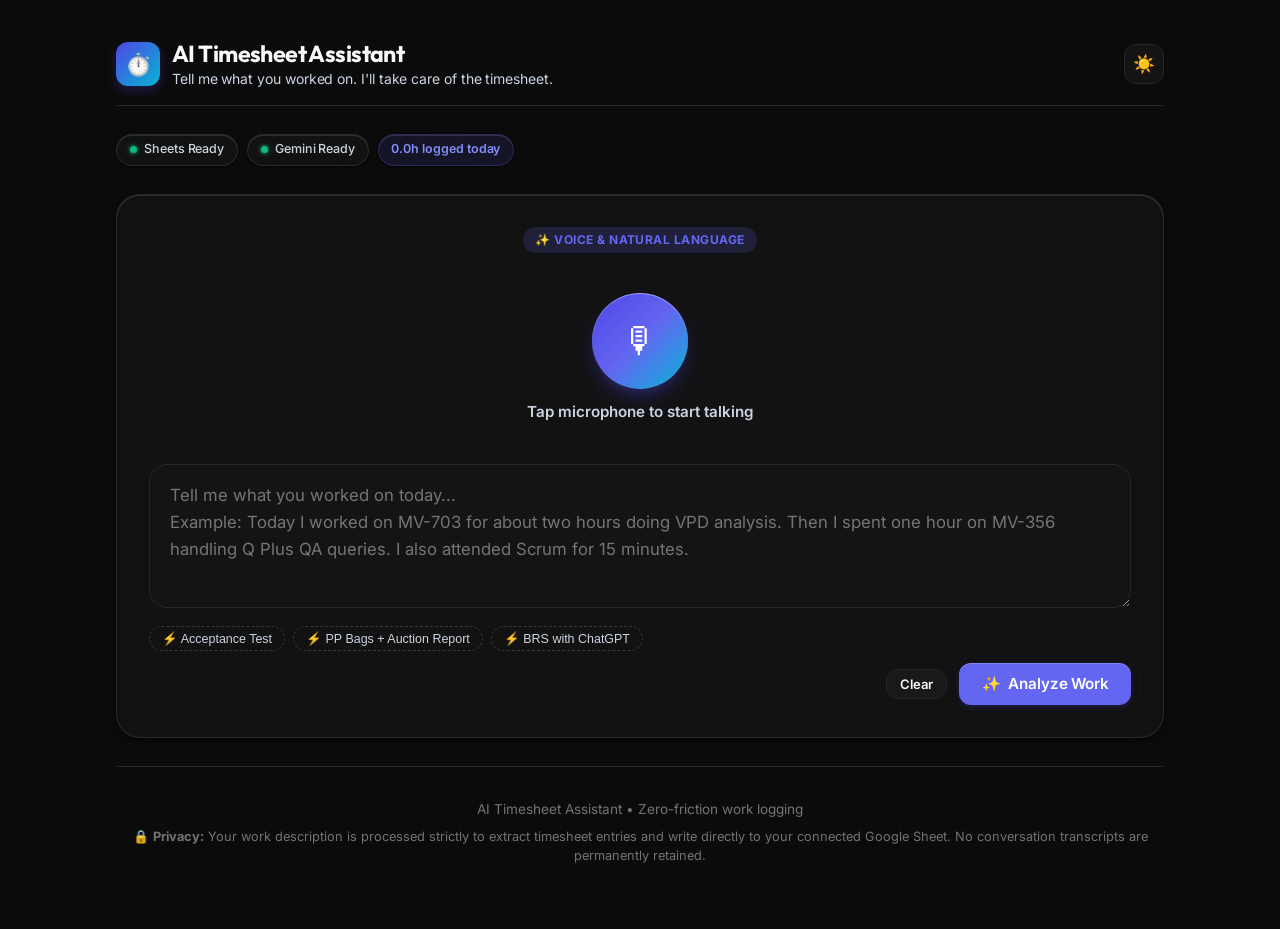
<file: index.html>
<!DOCTYPE html>
<html lang="en" data-theme="dark">
<head>
  <meta charset="UTF-8">
  <meta name="viewport" content="width=device-width, initial-scale=1.0">
  <title>AI Timesheet Assistant - Voice & Text Work Logger</title>
  <meta name="description" content="Effortlessly log daily work into Google Sheets using voice or natural text powered by AI.">
  <link rel="stylesheet" href="css/styles.css">
  <link rel="icon" href="data:image/svg+xml,<svg xmlns='http://www.w3.org/2000/svg' viewBox='0 0 100 100'><text y='.9em' font-size='90'>⏱️</text></svg>">
</head>
<body>

  <div class="app-container">
    
    <!-- Top Header -->
    <header class="app-header">
      <div class="brand-wrapper">
        <div class="brand-icon">⏱️</div>
        <div class="brand-info">
          <h1>AI Timesheet Assistant</h1>
          <p>Tell me what you worked on. I'll take care of the timesheet.</p>
        </div>
      </div>
      
      <div class="header-actions">
        <button id="btn-toggle-theme" class="btn-icon" title="Switch to Light Mode" aria-label="Toggle Theme">☀️</button>
      </div>
    </header>

    <!-- Connection & Status Chips -->
    <div class="status-bar" id="app-status-bar">
      <div class="status-chip">
        <span class="status-dot connected" id="status-sheets-dot"></span>
        <span id="status-sheets-text">Sheets: Connected</span>
      </div>
      <div class="status-chip">
        <span class="status-dot connected" id="status-ai-dot"></span>
        <span id="status-ai-text">Gemini: Ready</span>
      </div>
      <div class="status-chip status-chip-accent" id="status-today-chip">
        <span id="status-today-hours">0.0h logged today</span>
      </div>
    </div>

    <!-- Main Voice & Text Card -->
    <main class="card hero-voice-section">
      <span class="section-tag">✨ Voice & Natural Language</span>

      <!-- Primary Microphone Button -->
      <div class="mic-btn-container">
        <button id="btn-mic" class="btn-mic" title="Click to speak your work" aria-label="Start Voice Recording">
          🎙
        </button>
        <div id="mic-status" class="mic-status-label">
          Tap microphone to start talking
        </div>
      </div>

      <!-- Text Input Alternative -->
      <div class="input-group-area">
        <div class="textarea-wrapper">
          <textarea 
            id="input-work-text" 
            class="input-timesheet-text" 
            placeholder="Tell me what you worked on today...&#10;Example: Today I worked on MV-703 for about two hours doing VPD analysis. Then I spent one hour on MV-356 handling Q Plus QA queries. I also attended Scrum for 15 minutes."
            rows="4"></textarea>
        </div>

        <!-- Quick Sample Prompts for Fast Testing -->
        <div class="sample-prompts" id="sample-pills-container">
          <!-- Dynamically populated sample pills -->
        </div>

        <!-- Action Bar -->
        <div class="action-bar">
          <button id="btn-clear-input" class="btn btn-secondary btn-sm" type="button">Clear</button>
          <button id="btn-analyze" class="btn btn-primary" type="button">
            <span>✨</span> Analyze Work
          </button>
        </div>
      </div>

      <!-- Processing Loading Banner -->
      <div id="processing-banner" class="processing-banner">
        <div class="spinner"></div>
        <span id="processing-banner-text">Understanding your work...</span>
      </div>

      <!-- Clarification Box (shown if AI needs more info) -->
      <div id="clarification-box" class="clarification-box" style="display: none; width: 100%;">
        <div class="clarification-title">
          <span>🤔</span> <span>Clarification Needed:</span>
        </div>
        <div id="clarification-question-text" class="clarification-text">
          Could you clarify the project or time spent?
        </div>
      </div>
    </main>

    <!-- Structured Preview Section -->
    <section id="preview-section" class="card preview-section">
      <!-- Assistant Bubble -->
      <div class="assistant-bubble">
        <div class="assistant-avatar">🤖</div>
        <div class="assistant-content">
          <h4>AI Assistant</h4>
          <p id="assistant-message-text">I parsed your input into structured timesheet entries. Review them below before adding to Google Sheets.</p>
        </div>
      </div>

      <div class="preview-header">
        <div class="preview-title">Timesheet Preview</div>
        <div class="preview-stats">
          <div id="preview-total-banner" class="stat-chip">Total: 0 hrs</div>
          <button id="btn-add-row" class="btn btn-secondary btn-sm" type="button">+ Add Row</button>
        </div>
      </div>

      <!-- Mobile Cards View (Optimized for Mobile Screens) -->
      <div id="preview-cards-container" class="preview-cards-container">
        <!-- Dynamically rendered mobile cards -->
      </div>

      <!-- Desktop Table View (Displayed on wider screens) -->
      <div class="table-responsive desktop-only-table">
        <table class="timesheet-table">
          <thead>
            <tr>
              <th>Date</th>
              <th>Task Type</th>
              <th>Task</th>
              <th style="text-align: right;">Time (hrs)</th>
              <th>Zoho ID</th>
              <th>Req ID</th>
              <th>Requirement Title</th>
              <th>Gen AI</th>
              <th style="text-align: center;">Action</th>
            </tr>
          </thead>
          <tbody id="preview-table-body">
            <!-- Dynamically populated entries -->
          </tbody>
        </table>
      </div>

      <!-- Confirmation Bar -->
      <div class="confirmation-bar">
        <div id="confirmation-prompt-text" class="confirmation-prompt">
          Add these entries to your timesheet?
        </div>
        <div class="confirmation-actions">
          <button id="btn-cancel-preview" class="btn btn-secondary" type="button">Cancel</button>
          <button id="btn-confirm-add" class="btn btn-success" type="button">
            <span>✓</span> Add to Timesheet
          </button>
        </div>
      </div>
    </section>

    <!-- Daily Summary Card (shown after successful submission) -->
    <section id="daily-summary-card" class="daily-summary-card">
      <div class="summary-header">
        <div class="summary-icon">✓</div>
        <div>
          <h3 style="font-size: 1.15rem; font-weight: 700; color: #065f46;">Added successfully</h3>
          <p id="summary-count-label" style="font-size: 0.9rem; color: #047857;">Entries added to your timesheet.</p>
        </div>
      </div>

      <div id="summary-breakdown-list" class="summary-details">
        <!-- Breakdown list dynamically populated -->
      </div>

      <div id="summary-total-banner" class="summary-total-banner">
        Today's total: 0 hours
      </div>

      <div style="display: flex; gap: 0.75rem; margin-top: 1.25rem;">
        <button id="btn-done-summary" class="btn btn-success" type="button">Done</button>
        <button id="btn-view-today" class="btn btn-secondary" type="button">View Today's Entries</button>
      </div>
    </section>

    <!-- Footer & Privacy Notice -->
    <footer class="app-footer">
      <div>AI Timesheet Assistant • Zero-friction work logging</div>
      <p class="privacy-notice">
        🔒 <strong>Privacy:</strong> Your work description is processed strictly to extract timesheet entries and write directly to your connected Google Sheet. No conversation transcripts are permanently retained.
      </p>
    </footer>

  </div>



  <!-- Today's Entries Modal Dialog -->
  <div id="modal-today" class="modal-overlay">
    <div class="modal-content" style="max-width: 800px;">
      <div class="modal-header">
        <h3>Today's Logged Entries</h3>
        <button id="btn-close-today-modal" class="btn-icon" type="button">✕</button>
      </div>
      <div id="today-entries-container">
        <!-- Loaded dynamically -->
      </div>
    </div>
  </div>

  <!-- Application Scripts -->
  <script src="js/config.js"></script>
  <script src="js/validation.js"></script>
  <script src="services/ai/aiProvider.js"></script>
  <script src="js/ai.js"></script>
  <script src="js/voice.js"></script>
  <script src="js/sheets.js"></script>
  <script src="js/app.js"></script>
</body>
</html>
</file>
<file: css/styles.css>
/**
 * =========================================================================
 * AI Timesheet Assistant - Modern SaaS Design System & Stylesheet
 * =========================================================================
 */

@import url('https://fonts.googleapis.com/css2?family=Inter:wght@300;400;500;600;700&family=Outfit:wght@500;600;700;800&family=JetBrains+Mono:wght@400;500&display=swap');

:root {
  /* Color Palette - Curated Slate & Indigo */
  --bg-primary: #f8fafc;
  --bg-surface: #ffffff;
  --bg-surface-glass: rgba(255, 255, 255, 0.85);
  --bg-surface-elevated: #ffffff;
  --bg-subtle: #f1f5f9;
  --border-subtle: #e2e8f0;
  --border-strong: #cbd5e1;

  --text-primary: #0f172a;
  --text-secondary: #475569;
  --text-muted: #94a3b8;
  --text-inverse: #ffffff;

  --brand-primary: #4f46e5;
  --brand-primary-hover: #4338ca;
  --brand-primary-subtle: #eef2ff;
  --brand-secondary: #06b6d4;

  --success: #10b981;
  --success-bg: #ecfdf5;
  --warning: #f59e0b;
  --warning-bg: #fffbeb;
  --danger: #ef4444;
  --danger-bg: #fef2f2;
  --info: #3b82f6;

  /* Elevation & Shadows */
  --shadow-sm: 0 1px 2px 0 rgba(0, 0, 0, 0.05);
  --shadow-md: 0 4px 6px -1px rgba(0, 0, 0, 0.08), 0 2px 4px -2px rgba(0, 0, 0, 0.05);
  --shadow-lg: 0 10px 15px -3px rgba(0, 0, 0, 0.08), 0 4px 6px -4px rgba(0, 0, 0, 0.03);
  --shadow-xl: 0 20px 25px -5px rgba(0, 0, 0, 0.08), 0 8px 10px -6px rgba(0, 0, 0, 0.03);

  /* Radius */
  --radius-sm: 8px;
  --radius-md: 12px;
  --radius-lg: 18px;
  --radius-xl: 24px;
  --radius-full: 9999px;

  /* Apple WWDC Springs & Transitions */
  --spring-standard: 350ms cubic-bezier(0.16, 1, 0.3, 1);
  --spring-snappy: 250ms cubic-bezier(0.2, 0.9, 0.3, 1);
  --spring-press: 80ms cubic-bezier(0.2, 0.8, 0.2, 1);
  --spring-momentum: 400ms cubic-bezier(0.34, 1.25, 0.64, 1);
  --transition-fast: 150ms cubic-bezier(0.16, 1, 0.3, 1);
  --transition-normal: 300ms cubic-bezier(0.16, 1, 0.3, 1);

  /* Apple Translucent Materials (Light Mode) */
  --material-bg: rgba(255, 255, 255, 0.75);
  --material-border: rgba(255, 255, 255, 0.6);
  --material-specular: inset 0 1px 0 0 rgba(255, 255, 255, 0.85);
  --material-blur: blur(20px) saturate(190%);
}

[data-theme="dark"] {
  --bg-primary: #0B0B0B;
  --bg-surface: #141414;
  --bg-surface-glass: rgba(20, 20, 20, 0.82);
  --bg-surface-elevated: #1e1e1e;
  --bg-subtle: #191919;
  --border-subtle: #262626;
  --border-strong: #383838;

  --text-primary: #f8fafc;
  --text-secondary: #cbd5e1;
  --text-muted: #737373;
  --text-inverse: #0B0B0B;

  --brand-primary: #6366f1;
  --brand-primary-hover: #4f46e5;
  --brand-primary-subtle: rgba(99, 102, 241, 0.18);

  --shadow-sm: 0 1px 2px 0 rgba(0, 0, 0, 0.6);
  --shadow-md: 0 4px 6px -1px rgba(0, 0, 0, 0.6);
  --shadow-lg: 0 10px 15px -3px rgba(0, 0, 0, 0.7);
  --shadow-xl: 0 20px 25px -5px rgba(0, 0, 0, 0.8);

  /* Apple Translucent Materials (Dark Mode) */
  --material-bg: rgba(20, 20, 20, 0.82);
  --material-border: rgba(255, 255, 255, 0.1);
  --material-specular: inset 0 1px 0 0 rgba(255, 255, 255, 0.12);
  --material-blur: blur(20px) saturate(190%);
}

* {
  box-sizing: border-box;
  margin: 0;
  padding: 0;
  -webkit-tap-highlight-color: transparent;
}

body {
  font-family: -apple-system, BlinkMacSystemFont, "SF Pro Text", "SF Pro Display", "Inter", system-ui, sans-serif;
  background-color: var(--bg-primary);
  color: var(--text-primary);
  line-height: 1.5;
  min-height: 100vh;
  display: flex;
  flex-direction: column;
  transition: background-color var(--transition-normal), color var(--transition-normal);
  font-optical-sizing: auto;
  -webkit-font-smoothing: antialiased;
  -moz-osx-font-smoothing: grayscale;
  text-rendering: optimizeLegibility;
}

/* Container */
.app-container {
  width: 100%;
  max-width: 1080px;
  margin: 0 auto;
  padding: 1.5rem 1rem 3rem 1rem;
  flex: 1;
  display: flex;
  flex-direction: column;
  gap: 1.75rem;
}

/* Header */
.app-header {
  display: flex;
  align-items: center;
  justify-content: space-between;
  padding: 1rem 0;
  border-bottom: 1px solid var(--border-subtle);
}

.brand-wrapper {
  display: flex;
  align-items: center;
  gap: 0.75rem;
}

.brand-icon {
  width: 44px;
  height: 44px;
  border-radius: var(--radius-md);
  background: linear-gradient(135deg, #4f46e5, #06b6d4);
  color: white;
  display: flex;
  align-items: center;
  justify-content: center;
  font-size: 1.35rem;
  box-shadow: 0 4px 12px rgba(79, 70, 229, 0.3);
}

.brand-info h1 {
  font-family: -apple-system, BlinkMacSystemFont, "SF Pro Display", "Outfit", sans-serif;
  font-size: 1.45rem;
  font-weight: 700;
  letter-spacing: -0.025em;
  line-height: 1.2;
  color: var(--text-primary);
}

.brand-info p {
  font-size: 0.875rem;
  letter-spacing: -0.005em;
  color: var(--text-secondary);
}

.header-actions {
  display: flex;
  align-items: center;
  gap: 0.75rem;
}

.btn-icon {
  width: 40px;
  height: 40px;
  border-radius: var(--radius-md);
  border: 1px solid var(--border-subtle);
  background: var(--bg-surface);
  color: var(--text-secondary);
  display: flex;
  align-items: center;
  justify-content: center;
  cursor: pointer;
  font-size: 1.1rem;
  touch-action: manipulation;
  transition: all var(--transition-fast);
}

.btn-icon:hover {
  background: var(--bg-subtle);
  color: var(--text-primary);
  border-color: var(--border-strong);
}

.btn-icon:active {
  transform: scale(0.94);
  transition: transform var(--spring-press);
}

/* Connection & Status Chips */
.status-bar {
  display: flex;
  align-items: center;
  flex-wrap: wrap;
  gap: 0.55rem;
  width: 100%;
}

.status-chip {
  display: inline-flex;
  align-items: center;
  gap: 0.45rem;
  padding: 0.35rem 0.8rem;
  background: var(--material-bg);
  backdrop-filter: var(--material-blur);
  -webkit-backdrop-filter: var(--material-blur);
  border: 1px solid var(--material-border);
  box-shadow: var(--shadow-sm), var(--material-specular);
  border-radius: var(--radius-full);
  font-size: 0.78rem;
  font-weight: 500;
  color: var(--text-secondary);
  white-space: nowrap;
  letter-spacing: -0.005em;
  transition: all var(--transition-fast);
}

.status-chip-accent {
  font-weight: 600;
  color: #818cf8;
  background: rgba(99, 102, 241, 0.12);
  border-color: rgba(99, 102, 241, 0.25);
}

.status-dot {
  width: 7px;
  height: 7px;
  border-radius: 50%;
  background-color: var(--text-muted);
  flex-shrink: 0;
}

.status-dot.connected {
  background-color: #10b981;
  box-shadow: 0 0 0 2px rgba(16, 185, 129, 0.2), 0 0 8px rgba(16, 185, 129, 0.45);
}

.status-dot.warning {
  background-color: var(--warning);
  box-shadow: 0 0 0 2px rgba(245, 158, 11, 0.2);
}

/* Cards */
.card {
  background: var(--material-bg);
  backdrop-filter: var(--material-blur);
  -webkit-backdrop-filter: var(--material-blur);
  border: 1px solid var(--material-border);
  border-radius: var(--radius-xl);
  padding: 2rem;
  box-shadow: var(--shadow-md), var(--material-specular);
  position: relative;
  transition: box-shadow var(--transition-normal);
}

.card:hover {
  box-shadow: var(--shadow-lg), var(--material-specular);
}

/* Voice & Text Section */
.hero-voice-section {
  text-align: center;
  display: flex;
  flex-direction: column;
  align-items: center;
  gap: 1.5rem;
}

.section-tag {
  display: inline-flex;
  align-items: center;
  gap: 0.4rem;
  font-size: 0.75rem;
  font-weight: 700;
  text-transform: uppercase;
  letter-spacing: 0.04em;
  padding: 0.25rem 0.75rem;
  border-radius: var(--radius-full);
  background: var(--brand-primary-subtle);
  color: var(--brand-primary);
}

/* Microphone Button */
.mic-btn-container {
  position: relative;
  margin: 1rem 0;
  display: flex;
  flex-direction: column;
  align-items: center;
  gap: 0.75rem;
}

.btn-mic {
  width: 96px;
  height: 96px;
  border-radius: 50%;
  border: none;
  background: linear-gradient(135deg, #4f46e5 0%, #6366f1 50%, #06b6d4 100%);
  color: #ffffff;
  cursor: pointer;
  display: flex;
  align-items: center;
  justify-content: center;
  font-size: 2.25rem;
  box-shadow: 0 10px 25px -5px rgba(79, 70, 229, 0.4), 0 8px 10px -6px rgba(79, 70, 229, 0.2), inset 0 1px 0 rgba(255, 255, 255, 0.4);
  transition: transform var(--spring-snappy), box-shadow var(--spring-snappy);
  position: relative;
  z-index: 2;
  touch-action: manipulation;
}

.btn-mic:hover {
  transform: scale(1.05);
  box-shadow: 0 15px 30px -5px rgba(79, 70, 229, 0.5), inset 0 1px 0 rgba(255, 255, 255, 0.5);
}

.btn-mic:active {
  transform: scale(0.93) !important;
  transition: transform var(--spring-press) !important;
}

.btn-mic.listening {
  background: linear-gradient(135deg, #ef4444 0%, #f43f5e 100%);
  box-shadow: 0 10px 25px -5px rgba(239, 68, 68, 0.5);
  animation: pulse-ring 1.8s infinite;
}

@keyframes pulse-ring {
  0% {
    box-shadow: 0 0 0 0 rgba(239, 68, 68, 0.6);
  }
  70% {
    box-shadow: 0 0 0 24px rgba(239, 68, 68, 0);
  }
  100% {
    box-shadow: 0 0 0 0 rgba(239, 68, 68, 0);
  }
}

.mic-status-label {
  font-size: 0.95rem;
  font-weight: 600;
  color: var(--text-secondary);
  display: flex;
  align-items: center;
  gap: 0.4rem;
}

.mic-status-label.active {
  color: var(--danger);
}

/* Text Input Area */
.input-group-area {
  width: 100%;
  display: flex;
  flex-direction: column;
  gap: 0.75rem;
}

.textarea-wrapper {
  position: relative;
  width: 100%;
}

.input-timesheet-text {
  width: 100%;
  min-height: 120px;
  padding: 1.1rem 1.25rem;
  border-radius: var(--radius-lg);
  border: 1.5px solid var(--border-subtle);
  background: var(--bg-surface);
  color: var(--text-primary);
  font-family: inherit;
  font-size: 1.05rem;
  line-height: 1.6;
  resize: vertical;
  outline: none;
  transition: border-color var(--transition-fast), box-shadow var(--transition-fast);
}

.input-timesheet-text:focus {
  border-color: var(--brand-primary);
  box-shadow: 0 0 0 4px var(--brand-primary-subtle);
}

/* Quick Sample Pills */
.sample-prompts {
  display: flex;
  align-items: center;
  flex-wrap: wrap;
  gap: 0.5rem;
  font-size: 0.8rem;
  color: var(--text-muted);
}

.sample-pill {
  border: 1px dashed var(--border-strong);
  background: transparent;
  color: var(--text-secondary);
  border-radius: var(--radius-full);
  padding: 0.25rem 0.75rem;
  cursor: pointer;
  font-size: 0.78rem;
  touch-action: manipulation;
  transition: all var(--transition-fast);
}

.sample-pill:hover {
  background: var(--brand-primary-subtle);
  border-color: var(--brand-primary);
  color: var(--brand-primary);
}

.sample-pill:active {
  transform: scale(0.95);
  transition: transform var(--spring-press);
}

/* Main Action Bar */
.action-bar {
  display: flex;
  align-items: center;
  justify-content: flex-end;
  gap: 0.75rem;
  width: 100%;
}

/* Buttons */
.btn {
  display: inline-flex;
  align-items: center;
  justify-content: center;
  gap: 0.5rem;
  padding: 0.7rem 1.4rem;
  border-radius: var(--radius-md);
  font-family: inherit;
  font-size: 0.95rem;
  font-weight: 600;
  letter-spacing: -0.01em;
  cursor: pointer;
  border: none;
  touch-action: manipulation;
  transition: all var(--transition-fast);
}

.btn:active {
  transform: scale(0.965);
  transition: transform var(--spring-press);
}

.btn-primary {
  background: var(--brand-primary);
  color: #ffffff;
  box-shadow: 0 2px 6px rgba(79, 70, 229, 0.25), inset 0 1px 0 rgba(255, 255, 255, 0.2);
}

.btn-primary:hover {
  background: var(--brand-primary-hover);
  box-shadow: 0 4px 12px rgba(79, 70, 229, 0.35), inset 0 1px 0 rgba(255, 255, 255, 0.25);
}

.btn-secondary {
  background: var(--bg-subtle);
  color: var(--text-primary);
  border: 1px solid var(--border-subtle);
}

.btn-secondary:hover {
  background: var(--border-subtle);
}

.btn-success {
  background: var(--success);
  color: #ffffff;
  box-shadow: 0 2px 6px rgba(16, 185, 129, 0.25), inset 0 1px 0 rgba(255, 255, 255, 0.2);
}

.btn-success:hover {
  background: #059669;
}

.btn-danger-outline {
  background: transparent;
  color: var(--danger);
  border: 1px solid rgba(239, 68, 68, 0.3);
}

.btn-danger-outline:hover {
  background: var(--danger-bg);
}

.btn-sm {
  padding: 0.4rem 0.8rem;
  font-size: 0.82rem;
}

/* Processing / Loading Banner */
.processing-banner {
  display: none;
  align-items: center;
  justify-content: center;
  gap: 0.75rem;
  padding: 1.25rem;
  background: var(--brand-primary-subtle);
  border: 1px solid rgba(79, 70, 229, 0.2);
  border-radius: var(--radius-lg);
  color: var(--brand-primary);
  font-weight: 500;
  margin: 1rem 0;
  animation: fadeIn 0.3s ease;
}

.spinner {
  width: 20px;
  height: 20px;
  border: 2.5px solid rgba(79, 70, 229, 0.2);
  border-top-color: var(--brand-primary);
  border-radius: 50%;
  animation: spin 0.8s linear infinite;
}

@keyframes spin {
  to { transform: rotate(360deg); }
}

@keyframes fadeIn {
  from { opacity: 0; transform: translateY(-4px); }
  to { opacity: 1; transform: translateY(0); }
}

/* Assistant Conversation Bubble */
.assistant-bubble {
  background: var(--bg-subtle);
  border: 1px solid var(--border-subtle);
  border-radius: var(--radius-lg);
  padding: 1.25rem 1.5rem;
  margin-bottom: 1.5rem;
  display: flex;
  align-items: flex-start;
  gap: 1rem;
}

.assistant-avatar {
  width: 38px;
  height: 38px;
  border-radius: 50%;
  background: var(--brand-primary);
  color: white;
  display: flex;
  align-items: center;
  justify-content: center;
  font-size: 1.1rem;
  flex-shrink: 0;
}

.assistant-content {
  flex: 1;
}

.assistant-content h4 {
  font-size: 0.95rem;
  font-weight: 600;
  margin-bottom: 0.25rem;
  color: var(--text-primary);
}

.assistant-content p {
  font-size: 0.92rem;
  color: var(--text-secondary);
}

/* Clarification Prompt Box */
.clarification-box {
  background: var(--warning-bg);
  border: 1px solid rgba(245, 158, 11, 0.3);
  border-radius: var(--radius-lg);
  padding: 1.25rem;
  margin-bottom: 1.5rem;
  display: flex;
  flex-direction: column;
  gap: 0.75rem;
}

.clarification-title {
  display: flex;
  align-items: center;
  gap: 0.5rem;
  font-weight: 600;
  color: #b45309;
}

.clarification-text {
  font-size: 0.95rem;
  color: #78350f;
}

/* Structured Preview Section */
.preview-section {
  display: none;
  flex-direction: column;
  gap: 1.25rem;
  animation: fadeIn 0.3s ease;
}

.preview-header {
  display: flex;
  align-items: center;
  justify-content: space-between;
  flex-wrap: wrap;
  gap: 1rem;
  padding-bottom: 0.75rem;
  border-bottom: 1px solid var(--border-subtle);
}

.preview-title {
  font-family: 'Outfit', sans-serif;
  font-size: 1.25rem;
  font-weight: 700;
}

.preview-stats {
  display: flex;
  align-items: center;
  gap: 1rem;
  font-size: 0.9rem;
}

.stat-chip {
  padding: 0.3rem 0.8rem;
  border-radius: var(--radius-full);
  background: var(--brand-primary-subtle);
  color: var(--brand-primary);
  font-weight: 600;
}

/* Table Design */
.table-responsive {
  width: 100%;
  overflow-x: auto;
  border: 1px solid var(--border-subtle);
  border-radius: var(--radius-lg);
  background: var(--bg-surface);
}

.timesheet-table {
  width: 100%;
  border-collapse: collapse;
  font-size: 0.88rem;
  text-align: left;
}

.timesheet-table th {
  background: var(--bg-subtle);
  color: var(--text-secondary);
  font-weight: 600;
  font-size: 0.8rem;
  text-transform: uppercase;
  letter-spacing: 0.04em;
  padding: 0.85rem 1rem;
  border-bottom: 1px solid var(--border-subtle);
  white-space: nowrap;
}

.timesheet-table td {
  padding: 0.75rem 1rem;
  border-bottom: 1px solid var(--border-subtle);
  vertical-align: middle;
}

.timesheet-table tr:last-child td {
  border-bottom: none;
}

.timesheet-table tr:hover td {
  background-color: var(--bg-subtle);
}

/* Table Cell Inputs for In-place Editing */
.table-input {
  width: 100%;
  padding: 0.4rem 0.6rem;
  border-radius: var(--radius-sm);
  border: 1px solid var(--border-subtle);
  background: var(--bg-surface);
  color: var(--text-primary);
  font-family: inherit;
  font-size: 0.88rem;
  outline: none;
  transition: border-color var(--transition-fast);
}

.table-input:focus {
  border-color: var(--brand-primary);
}

.table-input.num {
  width: 75px;
  text-align: right;
  font-family: 'JetBrains Mono', monospace;
  font-weight: 600;
}

/* Badges */
.badge {
  display: inline-block;
  padding: 0.2rem 0.55rem;
  border-radius: var(--radius-sm);
  font-size: 0.78rem;
  font-weight: 600;
  letter-spacing: 0.02em;
}

.badge-zoho {
  background: #e0e7ff;
  color: #3730a3;
  font-family: 'JetBrains Mono', monospace;
}

.badge-req {
  background: #f1f5f9;
  color: #334155;
  font-family: 'JetBrains Mono', monospace;
}

.badge-ai-yes {
  background: #dcfce7;
  color: #166534;
}

.badge-ai-no {
  background: #f3f4f6;
  color: #6b7280;
}

/* Confirmation Card */
.confirmation-bar {
  background: var(--bg-surface-elevated);
  border: 1.5px solid var(--brand-primary);
  border-radius: var(--radius-xl);
  padding: 1.25rem 1.5rem;
  display: flex;
  align-items: center;
  justify-content: space-between;
  flex-wrap: wrap;
  gap: 1rem;
  box-shadow: 0 8px 20px -4px rgba(79, 70, 229, 0.15);
}

.confirmation-prompt {
  font-size: 1.05rem;
  font-weight: 600;
  color: var(--text-primary);
}

.confirmation-actions {
  display: flex;
  align-items: center;
  gap: 0.75rem;
}

/* Daily Summary Card */
.daily-summary-card {
  display: none;
  background: linear-gradient(135deg, rgba(16, 185, 129, 0.08) 0%, rgba(6, 182, 212, 0.08) 100%);
  border: 1px solid rgba(16, 185, 129, 0.3);
  border-radius: var(--radius-xl);
  padding: 1.75rem;
  animation: fadeIn 0.3s ease;
}

.summary-header {
  display: flex;
  align-items: center;
  gap: 0.75rem;
  margin-bottom: 1rem;
}

.summary-icon {
  width: 42px;
  height: 42px;
  border-radius: 50%;
  background: var(--success);
  color: white;
  display: flex;
  align-items: center;
  justify-content: center;
  font-size: 1.4rem;
}

.summary-details {
  display: flex;
  flex-direction: column;
  gap: 0.5rem;
  margin-bottom: 1.25rem;
}

.summary-item {
  display: flex;
  align-items: center;
  gap: 0.5rem;
  font-size: 0.95rem;
  color: var(--text-primary);
}

.summary-total-banner {
  font-size: 1.15rem;
  font-weight: 700;
  color: var(--success);
  padding-top: 0.5rem;
  border-top: 1px dashed var(--border-subtle);
}

/* Modals */
.modal-overlay {
  position: fixed;
  top: 0;
  left: 0;
  right: 0;
  bottom: 0;
  background: rgba(15, 23, 42, 0.45);
  backdrop-filter: blur(16px) saturate(180%);
  -webkit-backdrop-filter: blur(16px) saturate(180%);
  display: none;
  align-items: center;
  justify-content: center;
  z-index: 100;
  padding: 1.25rem;
  opacity: 0;
  transition: opacity var(--spring-snappy);
}

.modal-overlay.active {
  display: flex;
  opacity: 1;
}

.modal-content {
  background: var(--material-bg);
  backdrop-filter: var(--material-blur);
  -webkit-backdrop-filter: var(--material-blur);
  border: 1px solid var(--material-border);
  border-radius: var(--radius-xl);
  width: 100%;
  max-width: 680px;
  max-height: 90vh;
  overflow-y: auto;
  box-shadow: 0 24px 48px -12px rgba(0, 0, 0, 0.25), var(--material-specular);
  padding: 2rem;
  display: flex;
  flex-direction: column;
  gap: 1.5rem;
  transform: scale(0.96);
  transition: transform var(--spring-standard);
  position: relative;
}

.modal-overlay.active .modal-content {
  transform: scale(1);
}

.modal-header {
  display: flex;
  align-items: center;
  justify-content: space-between;
  border-bottom: 1px solid var(--border-subtle);
  padding-bottom: 1rem;
}

.modal-header h3 {
  font-family: -apple-system, BlinkMacSystemFont, "SF Pro Display", "Outfit", sans-serif;
  font-size: 1.3rem;
  font-weight: 700;
  letter-spacing: -0.02em;
}

.form-group {
  display: flex;
  flex-direction: column;
  gap: 0.4rem;
}

.form-group label {
  font-size: 0.85rem;
  font-weight: 600;
  color: var(--text-secondary);
}

.form-control {
  width: 100%;
  padding: 0.65rem 0.9rem;
  border-radius: var(--radius-md);
  border: 1px solid var(--border-subtle);
  background: var(--bg-surface);
  color: var(--text-primary);
  font-family: inherit;
  font-size: 0.92rem;
  outline: none;
  transition: border-color var(--transition-fast);
}

.form-control:focus {
  border-color: var(--brand-primary);
}

.form-help {
  font-size: 0.78rem;
  color: var(--text-muted);
}

/* Tabs */
.tabs-nav {
  display: flex;
  gap: 0.5rem;
  border-bottom: 1px solid var(--border-subtle);
  padding-bottom: 0.5rem;
  margin-bottom: 1rem;
}

.tab-btn {
  background: transparent;
  border: none;
  padding: 0.5rem 1rem;
  font-size: 0.88rem;
  font-weight: 600;
  color: var(--text-secondary);
  border-radius: var(--radius-sm);
  cursor: pointer;
  transition: all var(--transition-fast);
}

.tab-btn.active {
  background: var(--brand-primary-subtle);
  color: var(--brand-primary);
}

.tab-panel {
  display: none;
  flex-direction: column;
  gap: 1.25rem;
}

.tab-panel.active {
  display: flex;
}

/* Footer & Privacy */
.app-footer {
  text-align: center;
  padding: 2rem 0 1rem;
  font-size: 0.85rem;
  color: var(--text-muted);
  border-top: 1px solid var(--border-subtle);
  margin-top: auto;
}

.privacy-notice {
  font-size: 0.8rem;
  color: var(--text-muted);
  margin-top: 0.5rem;
}

/* Toast Alerts */
.toast-container {
  position: fixed;
  bottom: 24px;
  right: 24px;
  z-index: 200;
  display: flex;
  flex-direction: column;
  gap: 0.5rem;
}

.toast {
  padding: 0.85rem 1.25rem;
  border-radius: var(--radius-md);
  font-size: 0.9rem;
  font-weight: 500;
  box-shadow: var(--shadow-lg);
  display: flex;
  align-items: center;
  gap: 0.6rem;
  animation: slideIn 0.3s ease;
  max-width: 400px;
}

.toast-success {
  background: #065f46;
  color: #ecfdf5;
}

.toast-error {
  background: #991b1b;
  color: #fef2f2;
}

.toast-info {
  background: #1e3a8a;
  color: #eff6ff;
}

@keyframes slideIn {
  from { transform: translateX(100%); opacity: 0; }
  to { transform: translateX(0); opacity: 1; }
}

/* =========================================================================
   Mobile-First Card Views & Responsive Design
   ========================================================================= */

/* Mobile Cards Container (Default for Mobile Viewports) */
.preview-cards-container {
  display: flex;
  flex-direction: column;
  gap: 0.85rem;
  width: 100%;
}

/* Desktop Table View (Hidden on mobile by default) */
.desktop-only-table {
  display: none;
}

/* Mobile Entry Card */
.mobile-entry-card {
  background: var(--material-bg);
  backdrop-filter: var(--material-blur);
  -webkit-backdrop-filter: var(--material-blur);
  border: 1px solid var(--material-border);
  border-radius: var(--radius-lg);
  padding: 1rem;
  display: flex;
  flex-direction: column;
  gap: 0.75rem;
  box-shadow: var(--shadow-sm), var(--material-specular);
  transition: all var(--transition-fast);
}

.mobile-entry-card:active {
  transform: scale(0.995);
  transition: transform var(--spring-press);
}

.mobile-entry-card:focus-within {
  border-color: var(--brand-primary);
  box-shadow: 0 0 0 3px var(--brand-primary-subtle), var(--material-specular);
}

.card-top-row {
  display: flex;
  align-items: center;
  gap: 0.5rem;
  justify-content: space-between;
}

.card-type-wrapper {
  flex: 1;
}

.mobile-input {
  font-family: inherit;
  outline: none;
  transition: border-color var(--transition-fast);
}

.mobile-select {
  width: 100%;
  padding: 0.55rem 0.75rem;
  border-radius: var(--radius-md);
  font-size: 0.9rem;
  font-weight: 600;
  border: 1px solid var(--border-subtle);
  background: var(--bg-subtle);
  color: var(--text-primary);
  cursor: pointer;
}

.card-time-wrapper {
  display: flex;
  align-items: center;
  gap: 0.25rem;
  background: var(--brand-primary-subtle);
  padding: 0.25rem 0.65rem;
  border-radius: var(--radius-md);
  border: 1px solid rgba(79, 70, 229, 0.2);
}

.mobile-time {
  width: 48px;
  text-align: right;
  border: none;
  background: transparent;
  font-family: 'JetBrains Mono', monospace;
  font-size: 1rem;
  font-weight: 700;
  color: var(--brand-primary);
  outline: none;
}

.time-unit {
  font-size: 0.78rem;
  font-weight: 600;
  color: var(--brand-primary);
}

.card-del-btn {
  width: 36px;
  height: 36px;
  min-width: 36px;
  border-radius: var(--radius-sm);
}

.card-task-row {
  width: 100%;
}

.mobile-task {
  width: 100%;
  padding: 0.75rem 0.85rem;
  border: 1px solid var(--border-subtle);
  border-radius: var(--radius-md);
  font-size: 0.95rem;
  background: var(--bg-surface);
  color: var(--text-primary);
}

.mobile-task:focus {
  border-color: var(--brand-primary);
}

.card-meta-row {
  display: flex;
  align-items: center;
  justify-content: space-between;
  flex-wrap: wrap;
  gap: 0.5rem;
  padding-top: 0.25rem;
  border-top: 1px dashed var(--border-subtle);
}

.card-badges {
  display: flex;
  align-items: center;
  flex-wrap: wrap;
  gap: 0.35rem;
}

.badge-title-text {
  font-size: 0.78rem;
  color: var(--text-secondary);
  max-width: 180px;
  overflow: hidden;
  text-overflow: ellipsis;
  white-space: nowrap;
  font-weight: 500;
}

.card-sub-meta {
  display: flex;
  align-items: center;
  gap: 0.6rem;
}

.mobile-genai-badge {
  display: inline-flex;
  align-items: center;
  gap: 0.35rem;
  padding: 0.25rem 0.6rem;
  border-radius: var(--radius-full);
  font-size: 0.78rem;
  font-weight: 600;
  cursor: pointer;
  background: var(--bg-subtle);
  border: 1px solid var(--border-subtle);
  color: var(--text-muted);
}

.mobile-genai-badge input {
  cursor: pointer;
}

.mobile-genai-badge.active {
  background: #dcfce7;
  color: #166534;
  border-color: #86efac;
}

.mobile-date-text {
  font-size: 0.78rem;
  color: var(--text-muted);
  font-family: 'JetBrains Mono', monospace;
}

/* Touch & Mobile Screen Enhancements */
@media (max-width: 767px) {
  .app-container {
    padding: 0.75rem 0.75rem 2.5rem 0.75rem;
    gap: 1.25rem;
  }

  .card {
    padding: 1.25rem 1rem;
    border-radius: var(--radius-lg);
  }

  /* Compact Brand Header */
  .brand-icon {
    width: 38px;
    height: 38px;
    font-size: 1.15rem;
  }

  .brand-info h1 {
    font-size: 1.2rem;
  }

  .brand-info p {
    font-size: 0.78rem;
  }

  /* Horizontally Swipeable Sample Prompts */
  .sample-prompts {
    display: flex;
    overflow-x: auto;
    flex-wrap: nowrap;
    -webkit-overflow-scrolling: touch;
    gap: 0.5rem;
    padding-bottom: 0.5rem;
    width: 100%;
    scrollbar-width: none;
  }

  .sample-prompts::-webkit-scrollbar {
    display: none;
  }

  .sample-pill {
    flex-shrink: 0;
    white-space: nowrap;
    padding: 0.4rem 0.85rem;
    font-size: 0.82rem;
  }

  /* Full Width Action Buttons on Mobile */
  .action-bar {
    flex-direction: column-reverse;
    gap: 0.6rem;
  }

  .action-bar .btn {
    width: 100%;
    min-height: 48px;
    font-size: 1rem;
  }

  /* Large Touch Microphone Button */
  .btn-mic {
    width: 88px;
    height: 88px;
    font-size: 2.2rem;
    touch-action: manipulation;
  }

  /* Prevent iOS Safari input zoom */
  .input-timesheet-text {
    font-size: 16px;
    min-height: 110px;
    padding: 0.85rem;
  }

  /* Stacked Confirmation Bar */
  .confirmation-bar {
    flex-direction: column;
    align-items: stretch;
    gap: 1rem;
    padding: 1.1rem;
  }

  .confirmation-prompt {
    font-size: 0.95rem;
    text-align: center;
  }

  .confirmation-actions {
    flex-direction: column;
    width: 100%;
    gap: 0.6rem;
  }

  .confirmation-actions .btn {
    width: 100%;
    min-height: 48px;
    font-size: 1rem;
  }

  /* Daily Summary on Mobile */
  .daily-summary-card {
    padding: 1.25rem 1rem;
  }

  /* Apple-Style Bottom Sheet Modal */
  .modal-overlay {
    align-items: flex-end;
    padding: 0;
  }

  .modal-content {
    border-radius: 24px 24px 0 0;
    max-height: 85vh;
    padding: 1.25rem 1.25rem 2rem;
    transform: translateY(100%);
    opacity: 1;
    border-bottom: none;
    box-shadow: 0 -10px 30px rgba(0, 0, 0, 0.25), var(--material-specular);
    transition: transform var(--spring-standard);
  }

  /* Sheet handle grab indicator */
  .modal-content::before {
    content: '';
    display: block;
    width: 36px;
    height: 4.5px;
    border-radius: var(--radius-full);
    background: var(--border-strong);
    margin: 0 auto 0.75rem auto;
    opacity: 0.6;
  }

  .modal-overlay.active .modal-content {
    transform: translateY(0);
    opacity: 1;
  }
}

/* Desktop & Tablet View (Screens 768px and wider) */
@media (min-width: 768px) {
  .preview-cards-container {
    display: none;
  }

  .desktop-only-table {
    display: block;
  }
}

/* =========================================================================
   Apple Design Accessibility - Reduced Motion, Transparency, & High Contrast
   ========================================================================= */

/* 1. Reduced Motion: Replace transforms with static cross-fades */
@media (prefers-reduced-motion: reduce) {
  *, ::before, ::after {
    animation-duration: 0.01ms !important;
    animation-iteration-count: 1 !important;
    transition-duration: 0.01ms !important;
    scroll-behavior: auto !important;
  }

  .btn-mic.listening {
    animation: none !important;
    opacity: 0.9;
  }

  .toast {
    transform: none !important;
    animation: none !important;
  }

  .modal-content {
    transform: none !important;
    transition: none !important;
  }
}

/* 2. Reduced Transparency: Solid backgrounds, remove blur */
@media (prefers-reduced-transparency: reduce) {
  .card, 
  .status-bar, 
  .modal-content, 
  .modal-overlay,
  .mobile-entry-card {
    backdrop-filter: none !important;
    -webkit-backdrop-filter: none !important;
    background: var(--bg-surface) !important;
  }
}

/* 3. High Contrast: Clear sharp borders */
@media (prefers-contrast: more) {
  .card,
  .status-bar,
  .btn,
  .mobile-entry-card,
  .table-input,
  .mobile-input,
  .modal-content {
    border: 2px solid var(--text-primary) !important;
  }
}
</file>
